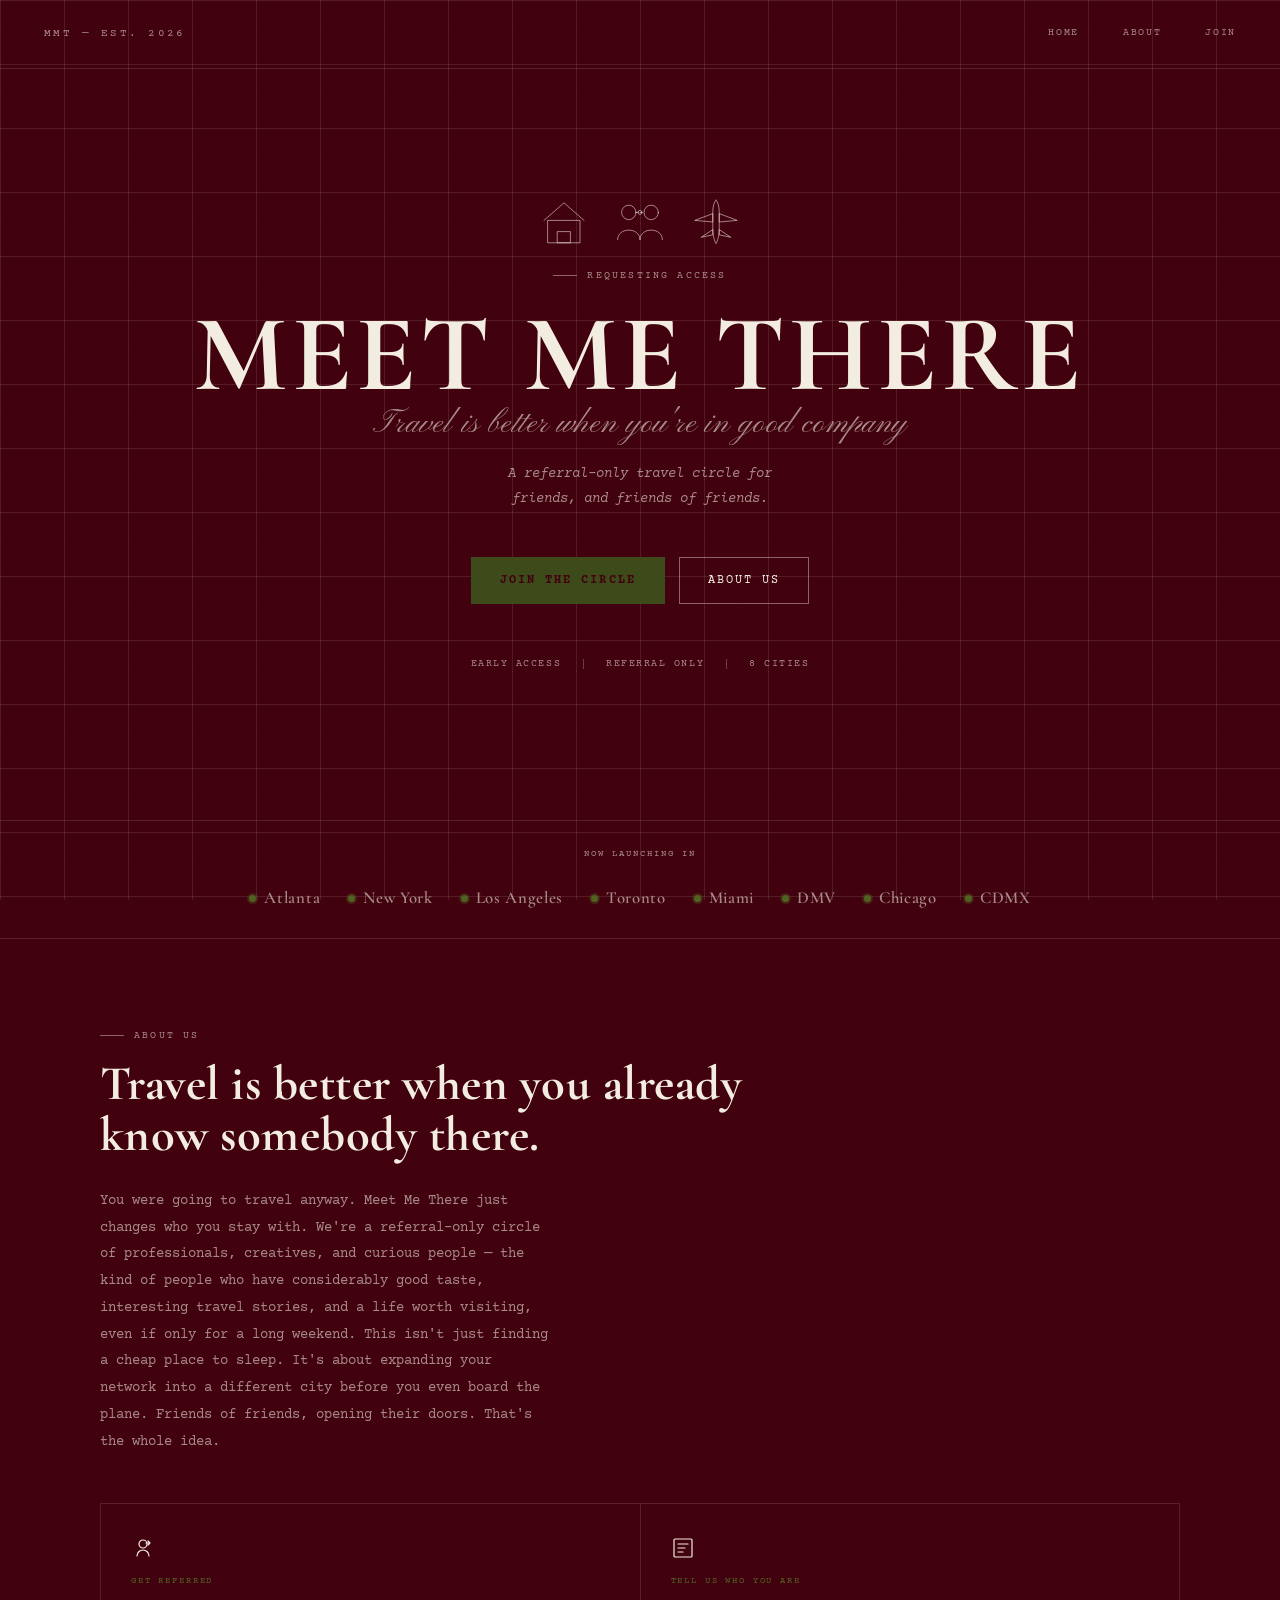
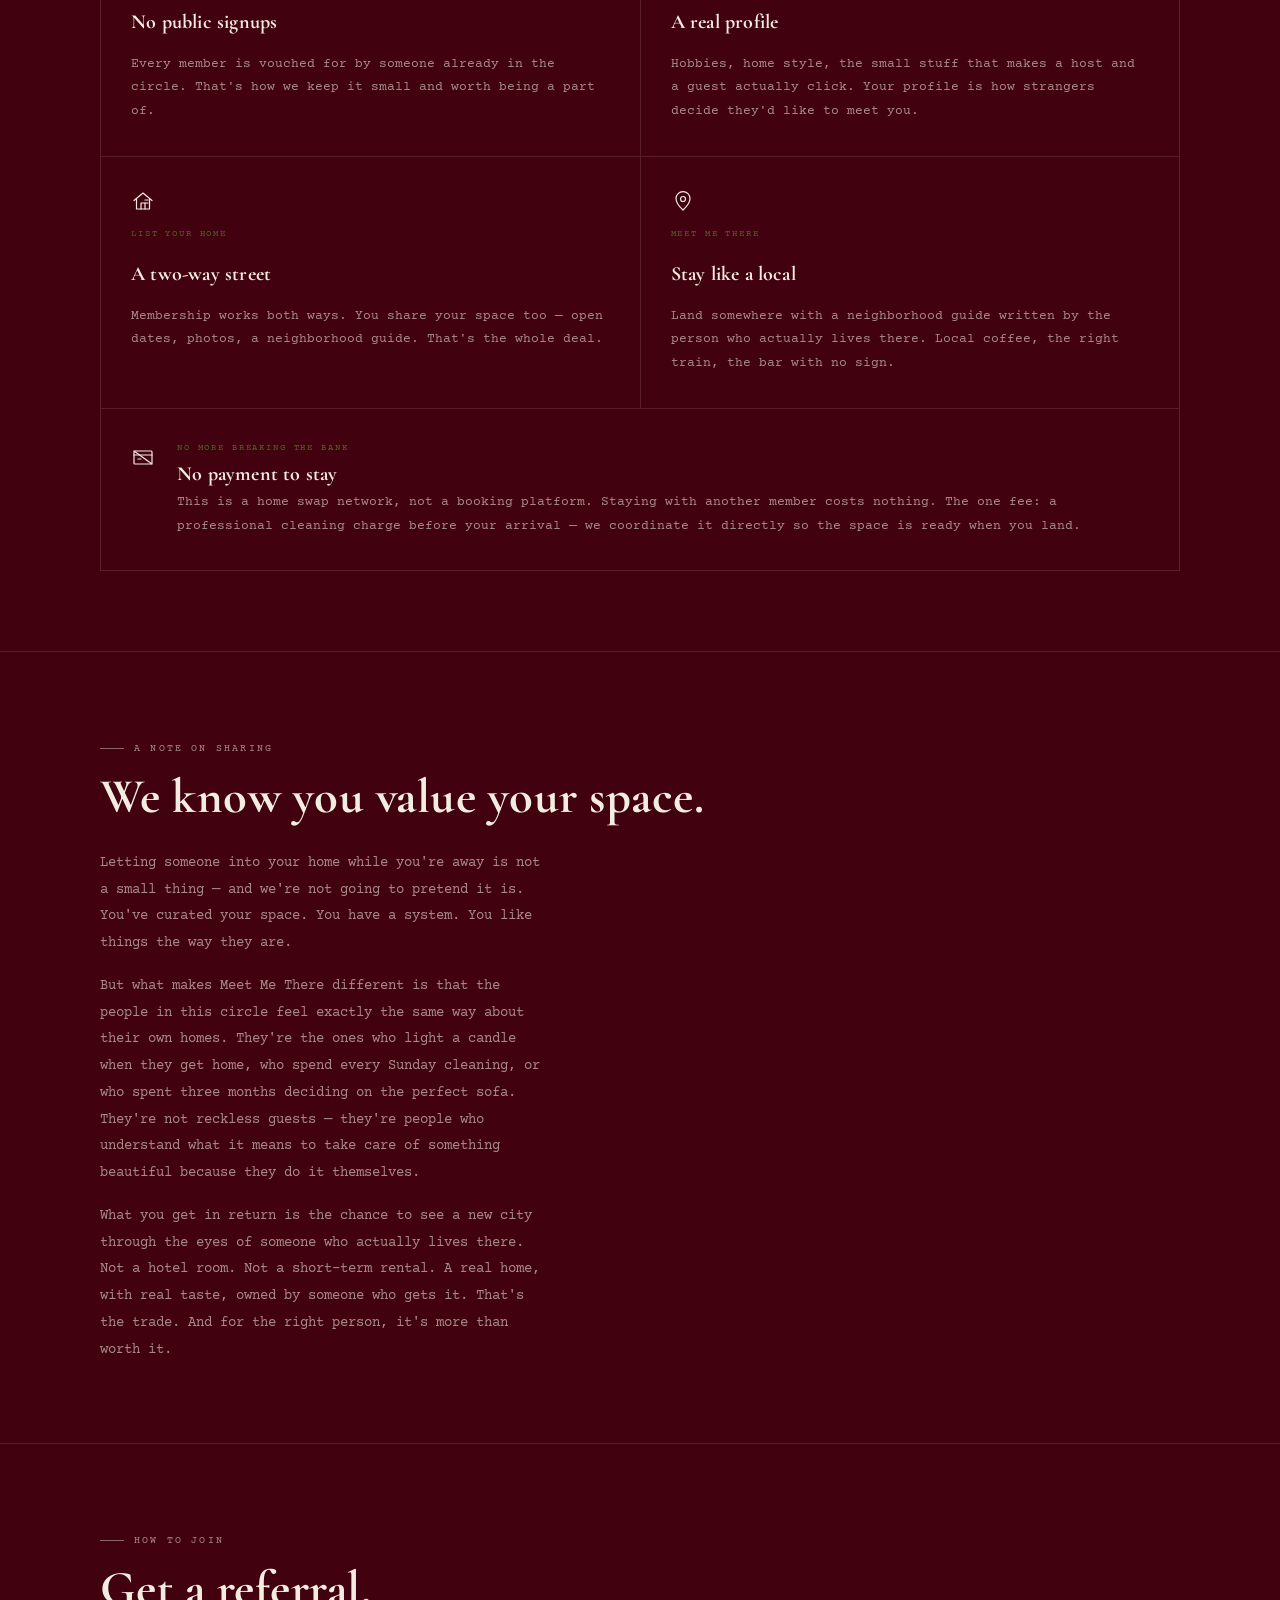
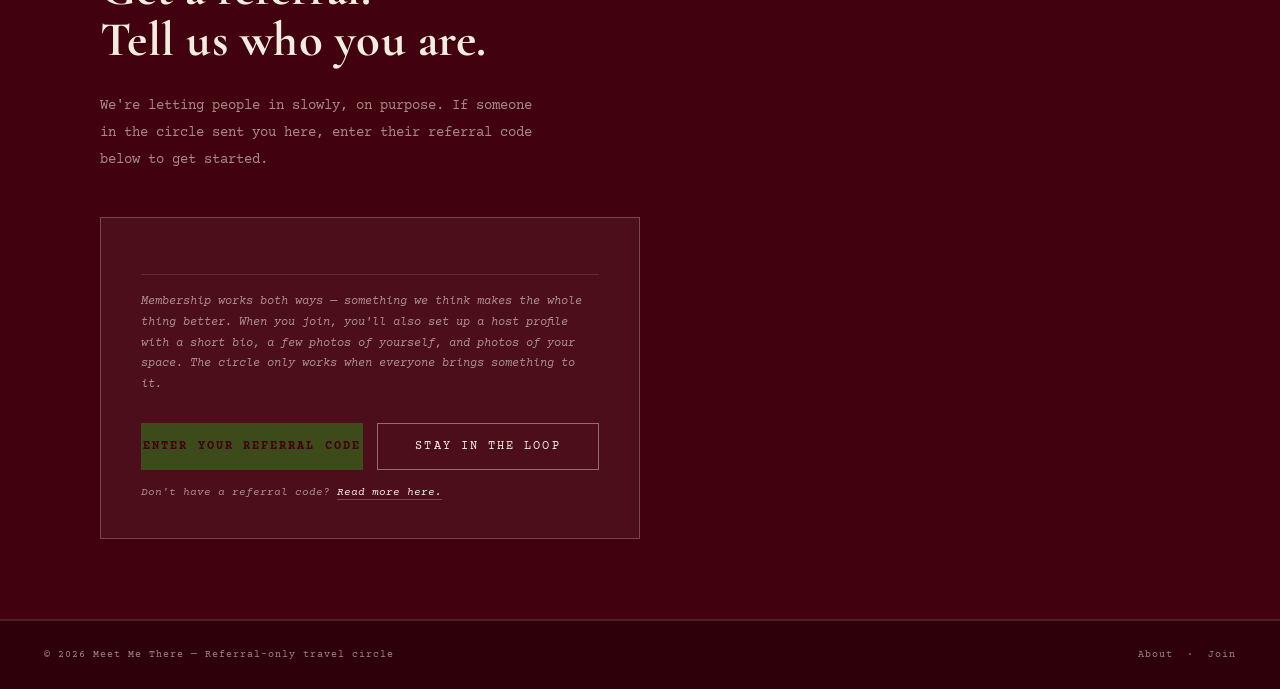
<file: index.html>
<!DOCTYPE html>
<html lang="en">
<head>
<meta charset="UTF-8">
<meta name="viewport" content="width=device-width, initial-scale=1.0">
<title>Meet Me There — A travel circle, by referral only</title>
<link rel="stylesheet" href="css/splash.css">
</head>
<body class="splash">

<div class="blueprint"></div>

<!-- NAV -->
<nav class="splash-nav">
  <span class="splash-logo">MMT — Est. 2026</span>
  <div class="splash-nav-links" id="splash-nav-links">
    <a href="index.html">Home</a>
    <a href="#about">About</a>
    <a href="#join">Join</a>
  </div>
  <button class="splash-mobile-toggle" id="splash-toggle" aria-label="Toggle menu">
    <svg width="16" height="16" viewBox="0 0 24 24" fill="none" stroke="currentColor" stroke-width="1.2"><path d="M4 7h16M4 12h16M4 17h16"/></svg>
  </button>
</nav>

<!-- HERO -->
<header class="hero-centered">
  <div class="hero-icons">
    <!-- Home -->
    <svg viewBox="0 0 60 60" fill="none" stroke="currentColor" stroke-width="1.2" stroke-linecap="round" stroke-linejoin="round">
      <polyline points="5,28 30,6 55,28"/>
      <rect x="10" y="28" width="40" height="28"/>
      <rect x="22" y="42" width="16" height="14"/>
    </svg>
    <!-- Connection -->
    <svg viewBox="0 0 60 60" fill="none" stroke="currentColor" stroke-width="1.2" stroke-linecap="round" stroke-linejoin="round">
      <circle cx="16" cy="18" r="9"/>
      <path d="M2,52 C2,36 30,36 30,52"/>
      <circle cx="44" cy="18" r="9"/>
      <path d="M30,52 C30,36 58,36 58,52"/>
      <line x1="25" y1="18" x2="35" y2="18" stroke-dasharray="2.5 2.5"/>
      <circle cx="30" cy="18" r="2.5"/>
    </svg>
    <!-- Travel -->
    <svg viewBox="0 0 60 60" fill="none" stroke="currentColor" stroke-width="1.2" stroke-linecap="round" stroke-linejoin="round">
      <path d="M30,3 C32,4 34,10 34,18 L34,40 C34,46 32,54 30,57 C28,54 26,46 26,40 L26,18 C26,10 28,4 30,3 Z"/>
      <polygon points="26,20 26,30 4,28"/>
      <polygon points="34,20 34,30 56,28"/>
      <polygon points="26,40 26,46 12,49"/>
      <polygon points="34,40 34,46 48,49"/>
    </svg>
  </div>
  <div class="eyebrow">Requesting access</div>
  <h1 class="brand-name">MEET ME THERE</h1>
  <span class="script">Travel is better when you're in good company</span>
  <p style="font-family:'Courier Prime',monospace;font-size:0.86rem;color:var(--ivory-mid);max-width:40ch;margin-bottom:44px;line-height:1.85;font-style:italic;text-align:center;">
    A referral-only travel circle for friends, and friends of friends.
  </p>
  <div class="hero-cta-row">
    <a href="signup.html" class="btn btn-primary">Join the circle</a>
    <a href="#about" class="btn">About us</a>
  </div>
  <div class="hero-meta-row">
    <span>Early access</span>
    <span class="sep"></span>
    <span>Referral only</span>
    <span class="sep"></span>
    <span>8 cities</span>
  </div>
</header>

<!-- CITIES — centered, all on one section -->
<section class="cities-section">
  <div class="cities-inner">
    <div class="strip-label">Now launching in</div>
    <div class="city-item"><span class="city-dot"></span>Atlanta</div>
    <div class="city-item"><span class="city-dot"></span>New York</div>
    <div class="city-item"><span class="city-dot"></span>Los Angeles</div>
    <div class="city-item"><span class="city-dot"></span>Toronto</div>
    <div class="city-item"><span class="city-dot"></span>Miami</div>
    <div class="city-item"><span class="city-dot"></span>DMV</div>
    <div class="city-item"><span class="city-dot"></span>Chicago</div>
    <div class="city-item"><span class="city-dot"></span>CDMX</div>
  </div>
</section>

<!-- ABOUT -->
<section class="splash-section" id="about">
  <div class="splash-section-inner">
    <div class="eyebrow">About us</div>
    <h2>Travel is better when you already<br>know somebody there.</h2>
    <p class="body-copy">You were going to travel anyway. Meet Me There just changes who you stay with. We're a referral-only circle of professionals, creatives, and curious people — the kind of people who have considerably good taste, interesting travel stories, and a life worth visiting, even if only for a long weekend. This isn't just finding a cheap place to sleep. It's about expanding your network into a different city before you even board the plane. Friends of friends, opening their doors. That's the whole idea.</p>

    <!-- 5-cell grid: 2x2 + full-width bottom -->
    <div class="about-grid about-grid-wrap">

      <div class="about-cell">
        <svg class="cell-icon" viewBox="0 0 24 24">
          <circle cx="12" cy="8" r="4"/>
          <path d="M6 20c0-3.3 2.7-6 6-6s6 2.7 6 6"/>
          <path d="M17 5l2 2-2 2M19 7h-4"/>
        </svg>
        <span class="cell-tag">Get referred</span>
        <h3>No public signups</h3>
        <p>Every member is vouched for by someone already in the circle. That's how we keep it small and worth being a part of.</p>
      </div>

      <div class="about-cell">
        <svg class="cell-icon" viewBox="0 0 24 24">
          <rect x="3" y="3" width="18" height="18" rx="1"/>
          <path d="M7 8h10M7 12h7M7 16h5"/>
        </svg>
        <span class="cell-tag">Tell us who you are</span>
        <h3>A real profile</h3>
        <p>Hobbies, home style, the small stuff that makes a host and a guest actually click. Your profile is how strangers decide they'd like to meet you.</p>
      </div>

      <div class="about-cell">
        <svg class="cell-icon" viewBox="0 0 24 24">
          <path d="M3 11.5L12 4l9 7.5"/>
          <path d="M5.5 9.5V20h13V9.5"/>
          <path d="M10 20v-6h4v6"/>
          <path d="M14 14h3M14 11h3"/>
        </svg>
        <span class="cell-tag">List your home</span>
        <h3>A two-way street</h3>
        <p>Membership works both ways. You share your space too — open dates, photos, a neighborhood guide. That's the whole deal.</p>
      </div>

      <div class="about-cell">
        <svg class="cell-icon" viewBox="0 0 24 24">
          <path d="M12 21s-7-6.2-7-11.4A7 7 0 0 1 19 9.6C19 14.8 12 21 12 21z"/>
          <circle cx="12" cy="10" r="2.5"/>
        </svg>
        <span class="cell-tag">Meet me there</span>
        <h3>Stay like a local</h3>
        <p>Land somewhere with a neighborhood guide written by the person who actually lives there. Local coffee, the right train, the bar with no sign.</p>
      </div>

      <!-- No payment — 5th cell, full width -->
      <div class="about-cell" style="grid-column: 1 / -1; flex-direction: row; align-items: flex-start; gap: 22px;">
        <svg class="cell-icon" viewBox="0 0 24 24" fill="none" stroke="currentColor" stroke-width="1.2" stroke-linecap="round" style="flex-shrink:0;margin-top:4px;">
          <rect x="3" y="6" width="18" height="13" rx="1"/>
          <path d="M3 10h18M7 14h3"/>
          <line x1="3" y1="6" x2="21" y2="19"/>
        </svg>
        <div>
          <span class="cell-tag">No more breaking the bank</span>
          <h3>No payment to stay</h3>
          <p>This is a home swap network, not a booking platform. Staying with another member costs nothing. The one fee: a professional cleaning charge before your arrival — we coordinate it directly so the space is ready when you land.</p>
        </div>
      </div>

    </div>
  </div>
</section>


<!-- WE KNOW YOU VALUE YOUR SPACE -->
<section class="splash-section" id="your-space">
  <div class="splash-section-inner">
    <div class="eyebrow">A note on sharing</div>
    <h2>We know you value your space.</h2>
    <p class="body-copy">Letting someone into your home while you're away is not a small thing — and we're not going to pretend it is. You've curated your space. You have a system. You like things the way they are.</p>
    <p class="body-copy" style="margin-top:16px;">But what makes Meet Me There different is that the people in this circle feel exactly the same way about their own homes. They're the ones who light a candle when they get home, who spend every Sunday cleaning, or who spent three months deciding on the perfect sofa. They're not reckless guests — they're people who understand what it means to take care of something beautiful because they do it themselves.</p>
    <p class="body-copy" style="margin-top:16px;">What you get in return is the chance to see a new city through the eyes of someone who actually lives there. Not a hotel room. Not a short-term rental. A real home, with real taste, owned by someone who gets it. That's the trade. And for the right person, it's more than worth it.</p>
  </div>
</section>

<!-- JOIN -->
<section class="splash-section" id="join">
  <div class="splash-section-inner">
    <div class="eyebrow">How to join</div>
    <h2>Get a referral.<br>Tell us who you are.</h2>
    <p class="body-copy">We're letting people in slowly, on purpose. If someone in the circle sent you here, enter their referral code below to get started.</p>

    <div class="join-card">
      <div class="join-note">
        Membership works both ways — something we think makes the whole thing better. When you join, you'll also set up a host profile with a short bio, a few photos of yourself, and photos of your space. The circle only works when everyone brings something to it.
      </div>
      <div class="join-btn-row">
        <a href="signup.html" class="btn btn-primary">Enter Your Referral Code</a>
        <a href="subscribe.html" class="btn">Stay In The Loop</a>
      </div>
      <p class="no-code-line">Don't have a referral code? <a href="no-referral.html">Read more here.</a></p>
    </div>
  </div>
</section>

<footer class="splash-footer">
  <span>© 2026 Meet Me There — Referral-only travel circle</span>
  <span><a href="#about">About</a> &nbsp;·&nbsp; <a href="#join">Join</a></span>
</footer>

<script>
  const toggle = document.getElementById('splash-toggle');
  const links = document.getElementById('splash-nav-links');
  toggle.addEventListener('click', () => links.classList.toggle('open'));
</script>
</body>
</html>
</file>
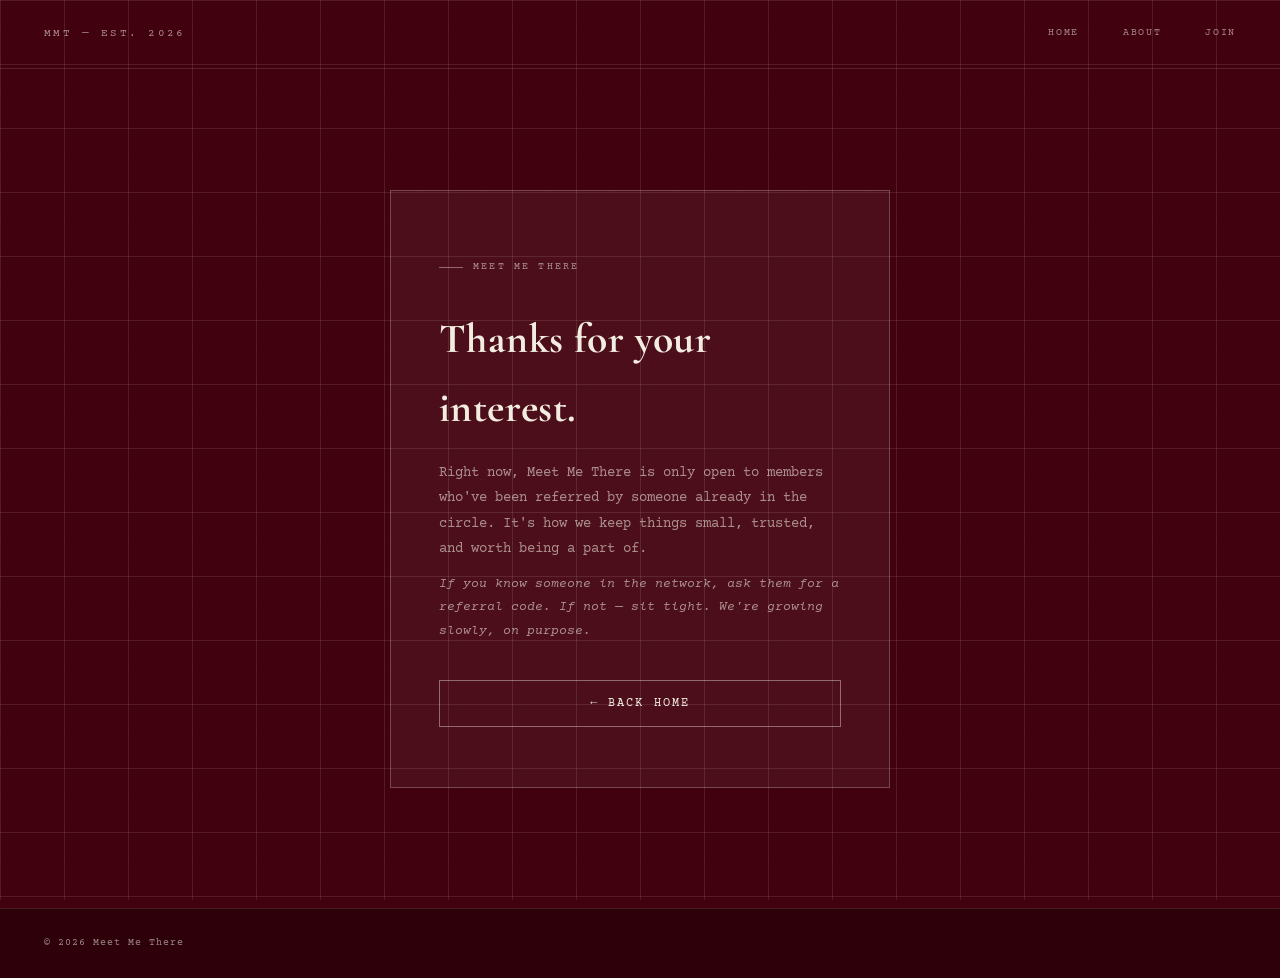
<file: no-referral.html>
<!DOCTYPE html>
<html lang="en">
<head>
<meta charset="UTF-8">
<meta name="viewport" content="width=device-width, initial-scale=1.0">
<title>No Referral — Meet Me There</title>
<link rel="stylesheet" href="css/splash.css">
</head>
<body class="splash">
<div class="blueprint"></div>
<nav class="splash-nav">
  <span class="splash-logo">MMT — Est. 2026</span>
  <div class="splash-nav-links" id="splash-nav-links">
    <a href="index.html">Home</a>
    <a href="index.html#about">About</a>
    <a href="index.html#join">Join</a>
  </div>
  <button class="splash-mobile-toggle" id="splash-toggle" aria-label="Toggle menu">
    <svg width="16" height="16" viewBox="0 0 24 24" fill="none" stroke="currentColor" stroke-width="1.2"><path d="M4 7h16M4 12h16M4 17h16"/></svg>
  </button>
</nav>
<div class="noreferral-shell">
  <div class="noreferral-card">
    <div class="eyebrow" style="margin-bottom:16px;">Meet Me There</div>
    <h1>Thanks for your interest.</h1>
    <p>Right now, Meet Me There is only open to members who've been referred by someone already in the circle. It's how we keep things small, trusted, and worth being a part of.</p>
    <p style="font-style:italic;font-size:0.8rem;">If you know someone in the network, ask them for a referral code. If not — sit tight. We're growing slowly, on purpose.</p>
    <a href="index.html" class="btn">← Back home</a>
  </div>
</div>
<footer class="splash-footer"><span>© 2026 Meet Me There</span></footer>
<script>
  const toggle = document.getElementById('splash-toggle');
  const links = document.getElementById('splash-nav-links');
  toggle.addEventListener('click', () => links.classList.toggle('open'));
</script>
</body>
</html>
</file>
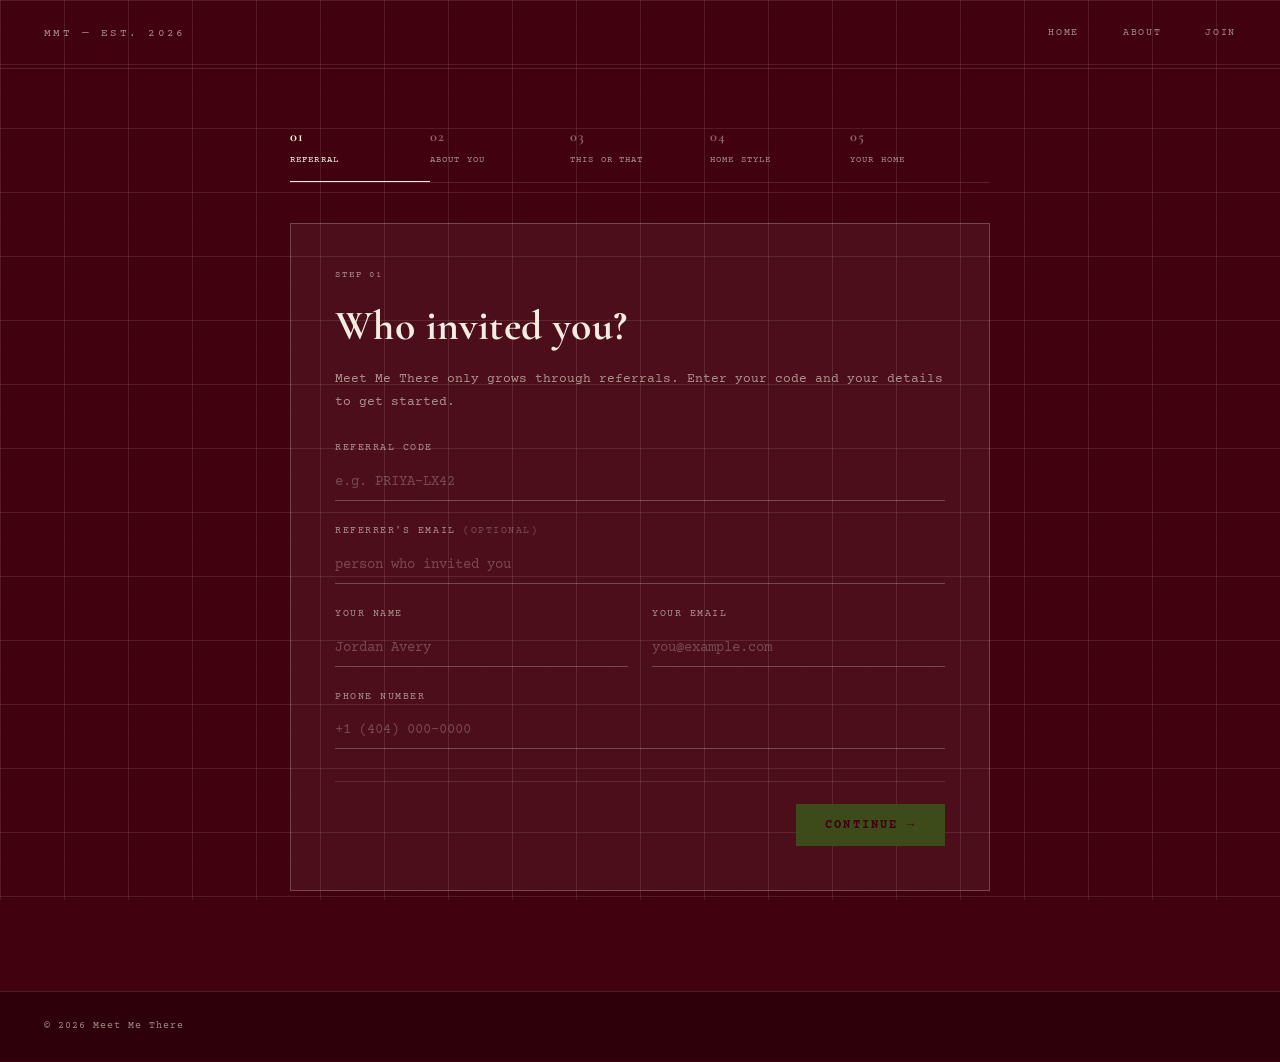
<file: signup.html>
<!DOCTYPE html>
<html lang="en">
<head>
<meta charset="UTF-8">
<meta name="viewport" content="width=device-width, initial-scale=1.0">
<title>Join — Meet Me There</title>
<link rel="stylesheet" href="css/splash.css">
</head>
<body class="splash">
<div class="blueprint"></div>

<nav class="splash-nav">
  <span class="splash-logo">MMT — Est. 2026</span>
  <div class="splash-nav-links" id="splash-nav-links">
    <a href="index.html">Home</a>
    <a href="index.html#about">About</a>
    <a href="index.html#join">Join</a>
  </div>
  <button class="splash-mobile-toggle" id="splash-toggle" aria-label="Toggle menu">
    <svg width="16" height="16" viewBox="0 0 24 24" fill="none" stroke="currentColor" stroke-width="1.2"><path d="M4 7h16M4 12h16M4 17h16"/></svg>
  </button>
</nav>

<section class="signup-shell">
  <div class="signup-wrap">

    <div class="step-rail">
      <div class="step-item active" data-step="1"><span class="step-num">01</span><span>Referral</span></div>
      <div class="step-item" data-step="2"><span class="step-num">02</span><span>About you</span></div>
      <div class="step-item" data-step="3"><span class="step-num">03</span><span>This or that</span></div>
      <div class="step-item" data-step="4"><span class="step-num">04</span><span>Home style</span></div>
      <div class="step-item" data-step="5"><span class="step-num">05</span><span>Your home</span></div>
    </div>

    <div class="signup-card">

      <!-- STEP 1: Referral + contact info -->
      <form class="step-panel active" data-panel="1">
        <span class="signup-eyebrow">Step 01</span>
        <h2 class="signup-heading">Who invited you?</h2>
        <p class="signup-sub">Meet Me There only grows through referrals. Enter your code and your details to get started.</p>

        <label class="field-label" for="ref-code">Referral code</label>
        <input class="field-input" id="ref-code" type="text" placeholder="e.g. PRIYA-LX42">

        <label class="field-label" for="ref-email">Referrer's email <span style="opacity:0.5">(optional)</span></label>
        <input class="field-input" id="ref-email" type="email" placeholder="person who invited you">

        <div class="field-row-two" style="margin-top:22px;">
          <div>
            <label class="field-label" for="full-name">Your name</label>
            <input class="field-input" id="full-name" type="text" placeholder="Jordan Avery">
          </div>
          <div>
            <label class="field-label" for="email">Your email</label>
            <input class="field-input" id="email" type="email" placeholder="you@example.com">
          </div>
        </div>

        <label class="field-label" for="phone">Phone number</label>
        <input class="field-input" id="phone" type="tel" placeholder="+1 (404) 000-0000">

        <div class="step-nav" style="justify-content:flex-end">
          <button type="button" class="btn btn-primary next-btn" data-next="2">Continue →</button>
        </div>
      </form>

      <!-- STEP 2: About you -->
      <form class="step-panel" data-panel="2">
        <span class="signup-eyebrow">Step 02</span>
        <h2 class="signup-heading">A bit about you</h2>
        <p class="signup-sub">This shows on your profile so hosts and guests get a feel for who they're meeting.</p>

        <div class="field-row-two">
          <div>
            <label class="field-label" for="birthday">Birthday</label>
            <input class="field-input" id="birthday" type="date">
            <span class="field-note">This will not be displayed on your profile.</span>
          </div>
          <div>
            <label class="field-label" for="zodiac">Zodiac sign</label>
            <select class="field-input" id="zodiac">
              <option>Aries</option><option>Taurus</option><option>Gemini</option><option>Cancer</option>
              <option>Leo</option><option>Virgo</option><option>Libra</option><option>Scorpio</option>
              <option>Sagittarius</option><option>Capricorn</option><option>Aquarius</option><option>Pisces</option>
            </select>
          </div>
        </div>

        <label class="field-label" for="pets">Pets</label>
        <input class="field-input" id="pets" type="text" placeholder="A rescue mutt named Biscuit, or 'none'">

        <label class="field-label" for="about-me">About me</label>
        <textarea class="field-input" id="about-me" rows="3" placeholder="Tell your future hosts and guests a little about yourself..."></textarea>

        <label class="field-label">Hobbies <span style="opacity:0.5">— pick all that apply</span></label>
        <div class="tag-select">
          <button type="button" class="tag-opt">Cooking</button>
          <button type="button" class="tag-opt">Surfing</button>
          <button type="button" class="tag-opt">Reading</button>
          <button type="button" class="tag-opt">Hiking</button>
          <button type="button" class="tag-opt">Photography</button>
          <button type="button" class="tag-opt">Live music</button>
          <button type="button" class="tag-opt">Gardening</button>
          <button type="button" class="tag-opt">Cycling</button>
          <button type="button" class="tag-opt">Painting</button>
          <button type="button" class="tag-opt">Yoga</button>
          <button type="button" class="tag-opt">Running</button>
          <button type="button" class="tag-opt">Wine tasting</button>
          <button type="button" class="tag-opt">Thrifting</button>
          <button type="button" class="tag-opt">Board games</button>
          <button type="button" class="tag-opt">Dancing</button>
          <button type="button" class="tag-opt">Writing</button>
          <button type="button" class="tag-opt">Climbing</button>
          <button type="button" class="tag-opt">Film & TV</button>
          <button type="button" class="tag-opt">Skiing</button>
          <button type="button" class="tag-opt">Pottery</button>
          <button type="button" class="tag-opt">Art galleries</button>
          <button type="button" class="tag-opt">Travel</button>
          <button type="button" class="tag-opt">Fashion</button>
          <button type="button" class="tag-opt">Pilates</button>
          <button type="button" class="tag-opt">Fishing</button>
          <button type="button" class="tag-opt">Birdwatching</button>
        </div>

        <label class="field-label" for="other-hobbies">Anything else? <span style="opacity:0.5">(type your own)</span></label>
        <input class="field-input" id="other-hobbies" type="text" placeholder="e.g. ceramics, salsa dancing, urban sketching...">

        <label class="field-label" for="travel-plans">Upcoming travel in the next 6 months</label>
        <textarea class="field-input" id="travel-plans" rows="2" placeholder="e.g. NYC in August, Paris in October — even rough plans count"></textarea>
        <span class="field-note">This helps us understand where the circle needs homes most.</span>

        <div class="step-nav">
          <button type="button" class="btn prev-btn" data-prev="1">← Back</button>
          <button type="button" class="btn btn-primary next-btn" data-next="3">Continue →</button>
        </div>
      </form>

      <!-- STEP 3: This or that -->
      <form class="step-panel" data-panel="3">
        <span class="signup-eyebrow">Step 03</span>
        <h2 class="signup-heading">This or that</h2>
        <p class="signup-sub">Quick gut reactions — no wrong answers.</p>

        <div class="tot-row"><span class="tot-label">Mountains</span><div class="tot-toggle"><button type="button" class="tot-opt active">Mountains</button><button type="button" class="tot-opt">Ocean</button></div></div>
        <div class="tot-row"><span class="tot-label">Early riser</span><div class="tot-toggle"><button type="button" class="tot-opt">Early riser</button><button type="button" class="tot-opt active">Night owl</button></div></div>
        <div class="tot-row"><span class="tot-label">Plan it</span><div class="tot-toggle"><button type="button" class="tot-opt active">Plan it out</button><button type="button" class="tot-opt">Wing it</button></div></div>
        <div class="tot-row"><span class="tot-label">Coffee</span><div class="tot-toggle"><button type="button" class="tot-opt active">Coffee</button><button type="button" class="tot-opt">Tea</button></div></div>
        <div class="tot-row"><span class="tot-label">Cook in</span><div class="tot-toggle"><button type="button" class="tot-opt">Cook in</button><button type="button" class="tot-opt active">Eat out</button></div></div>
        <div class="tot-row"><span class="tot-label">City</span><div class="tot-toggle"><button type="button" class="tot-opt active">City</button><button type="button" class="tot-opt">Countryside</button></div></div>
        <div class="tot-row"><span class="tot-label">Window seat</span><div class="tot-toggle"><button type="button" class="tot-opt active">Window seat</button><button type="button" class="tot-opt">Aisle seat</button></div></div>
        <div class="tot-row"><span class="tot-label">Dog or cat</span><div class="tot-toggle"><button type="button" class="tot-opt active">Dog person</button><button type="button" class="tot-opt">Cat person</button></div></div>
        <div class="tot-row"><span class="tot-label">Sweet</span><div class="tot-toggle"><button type="button" class="tot-opt">Sweet</button><button type="button" class="tot-opt active">Savory</button></div></div>
        <div class="tot-row"><span class="tot-label">Night out</span><div class="tot-toggle"><button type="button" class="tot-opt">Quiet night in</button><button type="button" class="tot-opt active">Out on the town</button></div></div>

        <div class="step-nav">
          <button type="button" class="btn prev-btn" data-prev="2">← Back</button>
          <button type="button" class="btn btn-primary next-btn" data-next="4">Continue →</button>
        </div>
      </form>

      <!-- STEP 4: Home style -->
      <form class="step-panel" data-panel="4">
        <span class="signup-eyebrow">Step 04</span>
        <h2 class="signup-heading">Your home style</h2>
        <p class="signup-sub">Pick the vibe that feels most like you — and leave a note for anyone thinking of staying with you.</p>

        <div class="style-grid">
          <label class="style-opt"><input type="radio" name="home-style" checked><span class="style-name">Coastal & airy</span></label>
          <label class="style-opt"><input type="radio" name="home-style"><span class="style-name">Warm & rustic</span></label>
          <label class="style-opt"><input type="radio" name="home-style"><span class="style-name">Minimal & modern</span></label>
          <label class="style-opt"><input type="radio" name="home-style"><span class="style-name">Eclectic & maximal</span></label>
          <label class="style-opt"><input type="radio" name="home-style"><span class="style-name">Dark & moody</span></label>
          <label class="style-opt"><input type="radio" name="home-style"><span class="style-name">Bright & bohemian</span></label>
        </div>

        <label class="field-label" for="message-me" style="margin-top:22px;">Message me about</label>
        <textarea class="field-input" id="message-me" rows="3" placeholder="Restaurant recs, trail tips, or just say hi before you arrive."></textarea>

        <div class="step-nav">
          <button type="button" class="btn prev-btn" data-prev="3">← Back</button>
          <button type="button" class="btn btn-primary next-btn" data-next="5">Continue →</button>
        </div>
      </form>

      <!-- STEP 5: Host profile + disclaimers -->
      <form class="step-panel" data-panel="5">
        <span class="signup-eyebrow">Step 05</span>
        <h2 class="signup-heading">Your host profile</h2>
        <p class="signup-sub">This is where you show your future guests who you are and what your space is like. The circle only works when everyone brings something to it.</p>

        <div class="host-note">
          <strong>Required to complete your application:</strong> at least 3 photos of yourself, at least 7 photos of your space, a written bio, and your general city. Your exact address is never shared until a stay is confirmed.<br><br>
          Once you're accepted, you'll receive a link to finalize and update your profile — so nothing here needs to be perfect yet. Think of this as your first draft.
        </div>

        <label class="field-label" for="host-city">Your city</label>
        <input class="field-input" id="host-city" type="text" placeholder="e.g. Atlanta, GA">

        <label class="field-label" for="home-type">Type of home</label>
        <select class="field-input" id="home-type">
          <option value="" disabled selected>Select your home type</option>
          <option>Apartment</option>
          <option>Condo</option>
          <option>Loft</option>
          <option>House</option>
          <option>Townhouse</option>
          <option>Studio</option>
          <option>Penthouse</option>
          <option>Cottage / Cabin</option>
          <option>Villa</option>
          <option>Other</option>
        </select>

        <label class="field-label" for="host-bio">Your bio</label>
        <textarea class="field-input" id="host-bio" rows="4" placeholder="Tell potential guests about yourself — your neighborhood, what makes your space special, what you love about where you live..."></textarea>

        <label class="field-label">Photos of you <span style="opacity:0.5">— minimum 3</span></label>
        <div class="photo-upload-area">
          <span class="upload-count">3 min.</span>
          <p>Drag photos here or click to select<br><span style="opacity:0.5;font-size:0.7rem;">So guests know who they're staying with</span></p>
        </div>

        <label class="field-label" style="margin-top:22px;">Photos of your space <span style="opacity:0.5">— minimum 7</span></label>
        <div class="photo-upload-area">
          <span class="upload-count">7 min.</span>
          <p>Living room, bedroom, kitchen, bathroom — tell the story of your home<br><span style="opacity:0.5;font-size:0.7rem;">Good light, honest shots</span></p>
        </div>

        <!-- Disclaimer checkboxes -->
        <div class="disclaimer-section">
          <div class="disclaimer-box">
            <input type="checkbox" id="disc-1" required>
            <label for="disc-1">By checking this box, I confirm that I am submitting my application to become a <strong>Founding Member of Meet Me There</strong> and understand that founding membership is limited and subject to approval.</label>
          </div>
          <div class="disclaimer-box">
            <input type="checkbox" id="disc-2" required>
            <label for="disc-2">I understand that the information I've provided will be used to <strong>create my member profile</strong> and match me with like-minded hosts and guests within the MMT community.</label>
          </div>
        </div>

        <div class="step-nav">
          <button type="button" class="btn prev-btn" data-prev="4">← Back</button>
          <button type="submit" class="btn btn-primary">Submit application</button>
        </div>
      </form>

      <!-- Done -->
      <div class="step-panel" data-panel="done">
        <div class="eyebrow" style="justify-content:center;margin-bottom:20px;">Application received</div>
        <h2 class="signup-heading" style="text-align:center;margin-bottom:14px;">You're on the list.</h2>
        <p class="signup-sub" style="text-align:center;margin:0 auto 12px;max-width:40ch;">Welcome to the founding circle. We review every application personally and most people hear back within 3–5 business days.</p>
        <p class="signup-sub" style="text-align:center;margin:0 auto 32px;max-width:40ch;font-style:italic;">We'll be in touch soon.</p>
        <a href="index.html" class="btn" style="width:100%;justify-content:center;">← Back to home</a>
      </div>

    </div>
  </div>
</section>

<footer class="splash-footer">
  <span>© 2026 Meet Me There</span>
</footer>

<script src="js/signup.js"></script>
<script>
  const toggle = document.getElementById('splash-toggle');
  const links = document.getElementById('splash-nav-links');
  toggle.addEventListener('click', () => links.classList.toggle('open'));
</script>
</body>
</html>
</file>
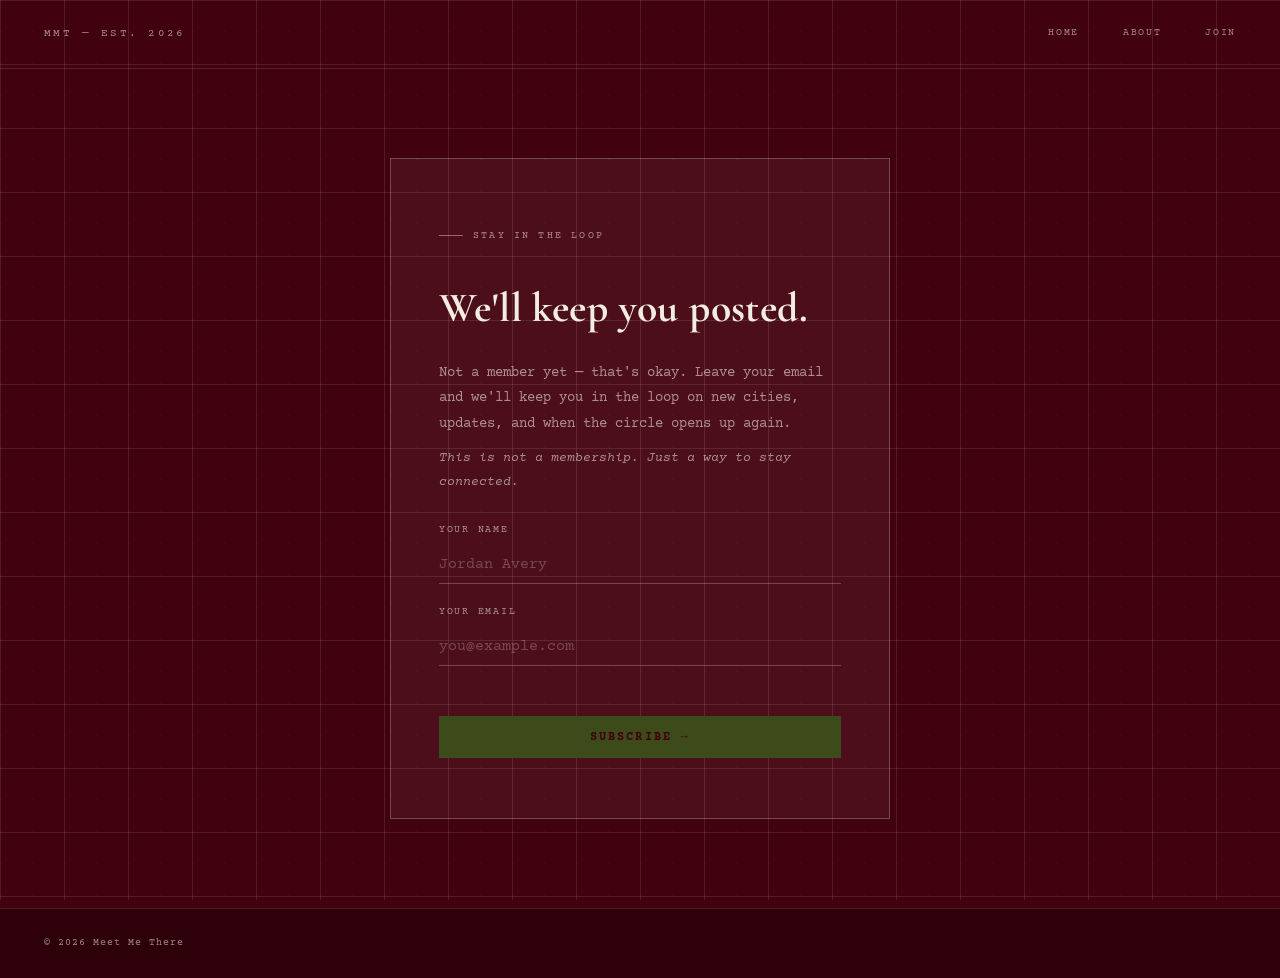
<file: subscribe.html>
<!DOCTYPE html>
<html lang="en">
<head>
<meta charset="UTF-8">
<meta name="viewport" content="width=device-width, initial-scale=1.0">
<title>Stay In The Loop — Meet Me There</title>
<link rel="stylesheet" href="css/splash.css">
</head>
<body class="splash">
<div class="blueprint"></div>

<nav class="splash-nav">
  <span class="splash-logo">MMT — Est. 2026</span>
  <div class="splash-nav-links" id="splash-nav-links">
    <a href="index.html">Home</a>
    <a href="index.html#about">About</a>
    <a href="index.html#join">Join</a>
  </div>
  <button class="splash-mobile-toggle" id="splash-toggle" aria-label="Toggle menu">
    <svg width="16" height="16" viewBox="0 0 24 24" fill="none" stroke="currentColor" stroke-width="1.2"><path d="M4 7h16M4 12h16M4 17h16"/></svg>
  </button>
</nav>

<div class="noreferral-shell">
  <div class="noreferral-card" id="subscribe-card">
    <div class="eyebrow" style="justify-content:center;margin-bottom:16px;">Stay In The Loop</div>
    <h1>We'll keep you posted.</h1>
    <p>Not a member yet — that's okay. Leave your email and we'll keep you in the loop on new cities, updates, and when the circle opens up again.</p>
    <p style="font-style:italic;font-size:0.8rem;">This is not a membership. Just a way to stay connected.</p>

    <div style="margin-top:28px;">
      <label class="join-label" for="sub-name" style="font-family:'Courier Prime',monospace;font-size:0.6rem;letter-spacing:0.18em;text-transform:uppercase;color:var(--ivory-mid);display:block;margin-bottom:8px;">Your name</label>
      <input class="join-input" id="sub-name" type="text" placeholder="Jordan Avery" style="width:100%;background:transparent;border:none;border-bottom:1px solid var(--line-mid);color:var(--ivory);padding:10px 0;font-family:'Courier Prime',monospace;font-size:0.92rem;margin-bottom:20px;">

      <label class="join-label" for="sub-email" style="font-family:'Courier Prime',monospace;font-size:0.6rem;letter-spacing:0.18em;text-transform:uppercase;color:var(--ivory-mid);display:block;margin-bottom:8px;">Your email</label>
      <input class="join-input" id="sub-email" type="email" placeholder="you@example.com" style="width:100%;background:transparent;border:none;border-bottom:1px solid var(--line-mid);color:var(--ivory);padding:10px 0;font-family:'Courier Prime',monospace;font-size:0.92rem;margin-bottom:24px;">

      <button onclick="handleSubscribe()" class="btn btn-primary" style="width:100%;justify-content:center;">Subscribe →</button>
    </div>

    <div id="sub-success" style="display:none;text-align:center;margin-top:24px;">
      <p style="color:var(--ivory);font-family:'Courier Prime',monospace;font-size:0.88rem;line-height:1.8;">You're on the list. We'll be in touch.</p>
      <a href="index.html" class="btn" style="width:100%;justify-content:center;margin-top:16px;">← Back home</a>
    </div>
  </div>
</div>

<footer class="splash-footer">
  <span>© 2026 Meet Me There</span>
</footer>

<script>
  const toggle = document.getElementById('splash-toggle');
  const links = document.getElementById('splash-nav-links');
  toggle.addEventListener('click', () => links.classList.toggle('open'));

  async function handleSubscribe() {
    const name  = document.getElementById('sub-name').value.trim();
    const email = document.getElementById('sub-email').value.trim();
    if (!name || !email) { alert('Please enter your name and email.'); return; }

    // Send to Airtable subscribers table (reusing same base)
    try {
      await fetch('https://api.airtable.com/v0/appFgDvKVR05JBx3g/tbl6KVpFjVsnTWajG', {
        method: 'POST',
        headers: {
          'Authorization': 'Bearer patQnkHCylQhZUFwq.40b951b3d00fb8b97f2af61018b420e1e21743090cb3e69601134f6c640100c8',
          'Content-Type': 'application/json'
        },
        body: JSON.stringify({ fields: { 'Name': name, 'Email': email, 'Referral Tier': 'Waitlist' } })
      });
    } catch(e) { console.log(e); }

    document.querySelector('#subscribe-card > *:not(#sub-success)') && 
    document.querySelectorAll('#subscribe-card > *:not(#sub-success)').forEach(el => el.style.display = 'none');
    document.getElementById('sub-success').style.display = 'block';
  }
</script>
</body>
</html>
</file>
<file: css/splash.css>
/* ============================================
   MEET ME THERE — v5
   Cormorant Garamond · Courier Prime · Pinyon Script
   Oxblood · Olive · Ivory
   ============================================ */

@import url('https://fonts.googleapis.com/css2?family=Cormorant+Garamond:ital,wght@0,600;0,700;1,600;1,700&family=Pinyon+Script&family=Courier+Prime:ital,wght@0,400;0,700;1,400&display=swap');

:root {
  --ox:          #42010F;
  --ox-deep:     #2E000A;
  --ox-mid:      #520115;
  --olive:       #3D4A1A;
  --olive-light: #506222;
  --olive-glow:  rgba(61,74,26,0.55);
  --ivory:       #F2EDE0;
  --ivory-mid:   rgba(242,237,224,0.58);
  --ivory-faint: rgba(242,237,224,0.11);
  --ivory-ghost: rgba(242,237,224,0.06);
  --line:        rgba(242,237,224,0.13);
  --line-mid:    rgba(242,237,224,0.25);
  --line-bold:   rgba(242,237,224,0.42);
}

*, *::before, *::after { box-sizing: border-box; margin: 0; padding: 0; }
html { scroll-behavior: smooth; }

body.splash {
  background: var(--ox);
  color: var(--ivory);
  font-family: 'Courier Prime', 'Courier New', monospace;
  font-size: 16px;
  line-height: 1.65;
  -webkit-font-smoothing: antialiased;
  overflow-x: hidden;
  cursor: url("data:image/svg+xml,%3Csvg xmlns='http://www.w3.org/2000/svg' width='22' height='22' viewBox='0 0 22 22'%3E%3Cpath d='M3 11L11 4.5l8 6.5' fill='none' stroke='%23F2EDE0' stroke-width='1' stroke-linecap='round' stroke-linejoin='round'/%3E%3Cpath d='M5.5 10V18h11V10' fill='none' stroke='%23F2EDE0' stroke-width='1' stroke-linecap='round' stroke-linejoin='round'/%3E%3Cpath d='M9 18v-4.5h4V18' fill='none' stroke='%23F2EDE0' stroke-width='1' stroke-linecap='round' stroke-linejoin='round'/%3E%3C/svg%3E") 4 2, auto;
}

a { color: inherit; text-decoration: none; }
button { font-family: inherit; cursor: inherit; border: none; }
img { max-width: 100%; display: block; }
::selection { background: var(--olive); color: var(--ivory); }
a:focus-visible, button:focus-visible, input:focus-visible, textarea:focus-visible, select:focus-visible {
  outline: 1px solid var(--ivory-mid); outline-offset: 3px;
}
@media (prefers-reduced-motion: reduce) {
  * { animation-duration: 0.001ms !important; transition-duration: 0.001ms !important; }
}

/* ============================================
   Background grid — fine survey paper
   ============================================ */
.blueprint {
  position: fixed; inset: 0; z-index: 0; pointer-events: none;
  background-image:
    linear-gradient(var(--ivory-faint) 1px, transparent 1px),
    linear-gradient(90deg, var(--ivory-faint) 1px, transparent 1px),
    linear-gradient(45deg, var(--ivory-ghost) 1px, transparent 1px);
  background-size: 64px 64px, 64px 64px, 32px 32px;
}

.coord {
  position: fixed;
  font-family: 'Courier Prime', monospace;
  font-size: 0.57rem; letter-spacing: 0.12em; text-transform: uppercase;
  color: var(--ivory-mid); z-index: 2; line-height: 1.6;
}
.coord.tl { top: 18px; left: 22px; }
.coord.tr { top: 18px; right: 22px; text-align: right; }
.coord.bl { bottom: 18px; left: 22px; }
.coord.br { bottom: 18px; right: 22px; text-align: right; }
@media (max-width: 700px) { .coord { display: none; } }

/* ============================================
   Typography
   ============================================ */

h1, h2, h3, h4 {
  font-family: 'Cormorant Garamond', serif;
  font-weight: 700;
  color: var(--ivory);
  margin: 0;
  letter-spacing: 0.01em;
}

.brand-name {
  font-family: 'Cormorant Garamond', serif;
  font-weight: 700;
  font-size: clamp(3rem, 8.5vw, 7.5rem);
  letter-spacing: 0.04em;
  line-height: 0.92;
  color: var(--ivory);
}
@media (max-width: 440px) {
  .brand-name { font-size: clamp(2.4rem, 10vw, 3.2rem); }
}

.script {
  font-family: 'Pinyon Script', cursive;
  font-size: 2em;
  color: var(--ivory-mid);
  line-height: 1;
  display: block;
  margin: 4px 0 22px;
  letter-spacing: 0.02em;
}

.eyebrow {
  display: inline-flex;
  align-items: center;
  gap: 10px;
  font-family: 'Courier Prime', monospace;
  font-size: 0.62rem;
  letter-spacing: 0.22em;
  text-transform: uppercase;
  color: var(--ivory-mid);
  margin-bottom: 20px;
}
.eyebrow::before {
  content: '';
  width: 24px; height: 1px;
  background: var(--line-bold); flex-shrink: 0;
}

.body-copy {
  font-family: 'Courier Prime', monospace;
  font-size: 0.88rem;
  color: var(--ivory-mid);
  max-width: 56ch;
  line-height: 1.9;
}

/* ============================================
   Buttons
   ============================================ */
.btn {
  display: inline-flex; align-items: center; gap: 10px;
  font-family: 'Courier Prime', monospace;
  font-size: 0.72rem; letter-spacing: 0.18em; text-transform: uppercase;
  border: 1px solid var(--line-bold);
  padding: 13px 28px;
  background: transparent; color: var(--ivory);
  transition: all 0.2s ease; white-space: nowrap;
}
.btn:hover { background: var(--ivory-ghost); border-color: var(--ivory); }

.btn-primary {
  background: var(--olive);
  color: var(--ox);
  border-color: var(--olive);
  font-weight: 700;
  color: #42010F;
}
.btn-primary:hover { background: var(--olive-light); border-color: var(--olive-light); }

/* ============================================
   Nav
   ============================================ */
.splash-nav {
  position: relative; z-index: 10;
  display: flex; align-items: center; justify-content: space-between;
  padding: 22px 44px;
  border-bottom: 1px solid var(--line);
}

.splash-logo {
  font-family: 'Courier Prime', monospace;
  font-size: 0.7rem; letter-spacing: 0.22em; text-transform: uppercase;
  color: var(--ivory-mid);
}

.splash-nav-links { display: flex; align-items: center; gap: 44px; }
.splash-nav-links a {
  font-family: 'Courier Prime', monospace;
  font-size: 0.65rem; letter-spacing: 0.16em; text-transform: uppercase;
  color: var(--ivory-mid); transition: color 0.15s;
  padding: 3px 0; border-bottom: 1px solid transparent;
}
.splash-nav-links a:hover { color: var(--ivory); border-bottom-color: var(--line-mid); }

.splash-mobile-toggle {
  display: none;
  width: 34px; height: 34px; align-items: center; justify-content: center;
  border: 1px solid var(--line-mid) !important;
  background: transparent; color: var(--ivory);
}
@media (max-width: 760px) {
  .splash-nav { padding: 18px 24px; }
  .splash-nav-links { display: none; }
  .splash-mobile-toggle { display: flex; }
  .splash-nav-links.open {
    display: flex; position: absolute; top: 100%; left: 0; right: 0;
    flex-direction: column; align-items: flex-start; gap: 0;
    background: var(--ox-deep); border-bottom: 1px solid var(--line);
    padding: 8px 24px 20px; z-index: 20;
  }
  .splash-nav-links.open a { width: 100%; padding: 14px 0; border-bottom: 1px solid var(--line) !important; }
}

/* ============================================
   Hero
   ============================================ */
.hero-centered {
  position: relative; z-index: 5;
  min-height: calc(100vh - 61px - 88px);
  display: flex; flex-direction: column;
  align-items: center; justify-content: center;
  text-align: center;
  padding: 60px 28px 80px;
}
.hero-centered .eyebrow { justify-content: center; }
.hero-cta-row {
  display: flex; align-items: center; gap: 14px;
  flex-wrap: wrap; justify-content: center;
  margin-bottom: 52px;
}
.hero-meta-row {
  display: flex; align-items: center; gap: 22px;
  font-family: 'Courier Prime', monospace;
  font-size: 0.6rem; letter-spacing: 0.16em; text-transform: uppercase;
  color: var(--ivory-mid);
}
.hero-meta-row .sep { width: 1px; height: 10px; background: var(--line-mid); }

/* ============================================
   Cities — horizontal, centered, olive dots
   ============================================ */
.cities-section {
  position: relative; z-index: 5;
  border-top: 1px solid var(--line);
  border-bottom: 1px solid var(--line);
  padding: 26px 44px;
}
.cities-inner {
  display: flex;
  flex-wrap: wrap;
  align-items: center;
  justify-content: center;
  gap: 10px 28px;
  max-width: 900px;
  margin: 0 auto;
}
.strip-label {
  font-family: 'Courier Prime', monospace;
  font-size: 0.58rem; letter-spacing: 0.22em; text-transform: uppercase;
  color: var(--ivory-mid); width: 100%; text-align: center;
  margin-bottom: 12px;
}
.city-item {
  display: flex; align-items: center; gap: 8px;
  font-family: 'Cormorant Garamond', serif;
  font-size: 1.05rem; font-weight: 600;
  color: var(--ivory-mid); letter-spacing: 0.04em;
}
.city-dot {
  width: 7px; height: 7px; border-radius: 50%;
  background: var(--olive-light);
  box-shadow: 0 0 0 2px rgba(80,98,34,0.35);
  animation: citypulse 2.8s ease-in-out infinite;
  flex-shrink: 0;
}
.city-item:nth-child(2) .city-dot { animation-delay: 0.4s; }
.city-item:nth-child(3) .city-dot { animation-delay: 0.8s; }
.city-item:nth-child(4) .city-dot { animation-delay: 1.2s; }
.city-item:nth-child(5) .city-dot { animation-delay: 1.6s; }
.city-item:nth-child(6) .city-dot { animation-delay: 2.0s; }
.city-item:nth-child(7) .city-dot { animation-delay: 2.4s; }
.city-item:nth-child(8) .city-dot { animation-delay: 2.8s; }
@keyframes citypulse {
  0%, 100% { box-shadow: 0 0 0 2px rgba(80,98,34,0.35); }
  50%       { box-shadow: 0 0 0 5px rgba(80,98,34,0.12); }
}
@media (max-width: 760px) { .cities-section { padding: 20px 24px; } }

/* ============================================
   Sections
   ============================================ */
.splash-section {
  position: relative; z-index: 5;
  padding: 80px 44px;
  border-bottom: 1px solid var(--line);
}
.splash-section-inner { max-width: 1080px; margin: 0 auto; }
.splash-section .eyebrow { margin-bottom: 14px; }
.splash-section h2 {
  font-size: clamp(2rem, 3.8vw, 3.2rem);
  line-height: 1.05; margin-bottom: 28px;
}
@media (max-width: 760px) { .splash-section { padding: 60px 24px; } }

/* 2×2 grid for About Us */
.about-grid {
  display: grid;
  grid-template-columns: 1fr 1fr;
  border-top: 1px solid var(--line);
  border-left: 1px solid var(--line);
  margin-top: 48px;
}
.about-cell {
  padding: 32px 30px;
  border-right: 1px solid var(--line);
  border-bottom: 1px solid var(--line);
  display: flex;
  flex-direction: column;
  gap: 14px;
}
.about-cell .cell-icon {
  width: 24px; height: 24px;
  color: var(--ivory);
  stroke: currentColor;
  fill: none;
  stroke-width: 1.2;
  stroke-linecap: round;
  stroke-linejoin: round;
  flex-shrink: 0;
}
.about-cell h3 {
  font-family: 'Cormorant Garamond', serif;
  font-size: 1.25rem; font-weight: 700;
  color: var(--ivory);
}
.about-cell p {
  font-family: 'Courier Prime', monospace;
  font-size: 0.82rem; color: var(--ivory-mid); line-height: 1.8;
}
@media (max-width: 640px) { .about-grid { grid-template-columns: 1fr; } }

/* No payment box */
.no-payment-box {
  margin-top: 40px;
  border: 1px solid var(--line-mid);
  padding: 28px 32px;
  display: flex; align-items: flex-start; gap: 22px;
  background: var(--ivory-ghost);
}
.no-payment-box .overline {
  font-family: 'Courier Prime', monospace;
  font-size: 0.58rem; letter-spacing: 0.2em; text-transform: uppercase;
  color: var(--olive-light); display: block; margin-bottom: 6px;
}
.np-icon { width: 22px; height: 22px; color: var(--ivory-mid); flex-shrink: 0; margin-top: 18px; }
.np-title { font-family: 'Cormorant Garamond', serif; font-size: 1.2rem; font-weight: 700; color: var(--ivory); margin-bottom: 6px; }
.np-copy { font-family: 'Courier Prime', monospace; font-size: 0.82rem; color: var(--ivory-mid); line-height: 1.8; }

/* ============================================
   Join section
   ============================================ */
.join-card {
  margin-top: 44px;
  border: 1px solid var(--line-mid);
  padding: 36px 40px;
  max-width: 540px;
  background: var(--ivory-ghost);
}
.join-label {
  display: block; font-family: 'Courier Prime', monospace;
  font-size: 0.6rem; letter-spacing: 0.18em; text-transform: uppercase;
  color: var(--ivory-mid); margin-bottom: 8px;
}
.join-input {
  width: 100%; background: transparent;
  border: none; border-bottom: 1px solid var(--line-mid);
  color: var(--ivory); padding: 10px 0;
  font-family: 'Courier Prime', monospace; font-size: 0.92rem;
  margin-bottom: 22px; transition: border-color 0.15s;
}
.join-input:focus { outline: none; border-bottom-color: var(--ivory); }
.join-input::placeholder { color: var(--ivory-mid); opacity: 0.45; }

.join-note {
  border-top: 1px solid var(--line); margin-top: 20px; padding-top: 16px;
  font-family: 'Courier Prime', monospace; font-size: 0.76rem;
  color: var(--ivory-mid); line-height: 1.7; font-style: italic;
}
.join-note strong { color: var(--ivory); font-style: normal; }

.join-card .btn { width: 100%; justify-content: center; margin-top: 8px; }
.no-code-line {
  margin-top: 14px; font-family: 'Courier Prime', monospace;
  font-size: 0.7rem; color: var(--ivory-mid); font-style: italic;
}
.no-code-line a {
  color: var(--ivory); border-bottom: 1px solid var(--line-mid); transition: border-color 0.15s;
}
.no-code-line a:hover { border-bottom-color: var(--ivory); }

/* ============================================
   Footer
   ============================================ */
.splash-footer {
  position: relative; z-index: 5;
  background: var(--ox-deep); border-top: 1px solid var(--line);
  padding: 26px 44px;
  display: flex; align-items: center; justify-content: space-between;
  font-family: 'Courier Prime', monospace;
  font-size: 0.62rem; letter-spacing: 0.1em; color: var(--ivory-mid);
  flex-wrap: wrap; gap: 10px;
}
.splash-footer a:hover { color: var(--ivory); }
@media (max-width: 760px) { .splash-footer { padding: 20px 24px; flex-direction: column; } }

/* ============================================
   No-referral page
   ============================================ */
.noreferral-shell {
  position: relative; z-index: 5;
  min-height: calc(100vh - 61px);
  display: flex; align-items: center; justify-content: center;
  padding: 60px 28px;
}
.noreferral-card {
  max-width: 500px; width: 100%;
  border: 1px solid var(--line-mid); padding: 60px 48px;
  background: var(--ivory-ghost);
}
.noreferral-card h1 { font-size: clamp(1.8rem,4vw,2.6rem); margin: 14px 0 18px; }
.noreferral-card p {
  font-family: 'Courier Prime', monospace; font-size: 0.86rem;
  color: var(--ivory-mid); line-height: 1.85; margin-bottom: 10px;
}
.noreferral-card .btn { width: 100%; justify-content: center; margin-top: 26px; }
@media (max-width: 560px) { .noreferral-card { padding: 38px 26px; } }

/* ============================================
   Signup page
   ============================================ */
.signup-shell { position: relative; z-index: 5; padding: 56px 44px 100px; }
@media (max-width: 760px) { .signup-shell { padding: 36px 24px 80px; } }
.signup-wrap { max-width: 700px; margin: 0 auto; }

.step-rail {
  display: flex; border-bottom: 1px solid var(--line); margin-bottom: 40px;
  overflow-x: auto;
}
.step-item {
  flex: 1; min-width: 80px; padding-bottom: 13px;
  border-bottom: 1px solid transparent;
  font-family: 'Courier Prime', monospace;
  font-size: 0.58rem; letter-spacing: 0.12em; text-transform: uppercase;
  color: var(--ivory-mid); display: flex; flex-direction: column; gap: 4px;
}
.step-num { font-family: 'Cormorant Garamond', serif; font-size: 0.9rem; font-weight: 700; color: var(--line-bold); }
.step-item.active { color: var(--ivory); border-bottom-color: var(--ivory); }
.step-item.active .step-num { color: var(--ivory); }
.step-item.done .step-num { color: var(--olive-light); }

.signup-card {
  border: 1px solid var(--line-mid); padding: 44px;
  background: var(--ivory-ghost);
}
@media (max-width: 600px) { .signup-card { padding: 26px 20px; } }

.step-panel { display: none; }
.step-panel.active { display: block; }
.step-panel[data-panel="done"] { text-align: center; padding: 20px 0; }

.signup-eyebrow {
  display: block; font-family: 'Courier Prime', monospace;
  font-size: 0.58rem; letter-spacing: 0.2em; text-transform: uppercase;
  color: var(--ivory-mid); margin-bottom: 8px;
}
.signup-heading {
  font-family: 'Cormorant Garamond', serif; font-weight: 700;
  font-size: clamp(1.8rem,4vw,2.6rem); color: var(--ivory); margin-bottom: 8px;
}
.signup-sub {
  font-family: 'Courier Prime', monospace; font-size: 0.82rem;
  color: var(--ivory-mid); line-height: 1.75; margin-bottom: 26px;
}

.field-label {
  display: block; font-family: 'Courier Prime', monospace;
  font-size: 0.6rem; letter-spacing: 0.16em; text-transform: uppercase;
  color: var(--ivory-mid); margin-bottom: 8px; margin-top: 22px;
}
.field-label:first-of-type { margin-top: 0; }
.field-note {
  display: block; font-family: 'Courier Prime', monospace;
  font-size: 0.66rem; color: var(--ivory-mid); opacity: 0.6;
  margin-top: 5px; font-style: italic;
}
.field-input {
  width: 100%; background: transparent;
  border: none; border-bottom: 1px solid var(--line-mid);
  color: var(--ivory); padding: 10px 0;
  font-family: 'Courier Prime', monospace; font-size: 0.9rem;
  resize: vertical; transition: border-color 0.15s;
}
.field-input:focus { outline: none; border-bottom-color: var(--ivory); }
.field-input::placeholder { color: var(--ivory-mid); opacity: 0.45; }
select.field-input option { background: var(--ox); color: var(--ivory); }
textarea.field-input { border: 1px solid var(--line-mid); padding: 10px 12px; margin-top: 4px; }
textarea.field-input:focus { border-color: var(--ivory-mid); }

.field-row-two { display: grid; grid-template-columns: 1fr 1fr; gap: 24px; }
@media (max-width: 560px) { .field-row-two { grid-template-columns: 1fr; } }

.tag-select { display: flex; flex-wrap: wrap; gap: 8px; margin-top: 4px; }
.tag-opt {
  background: transparent; border: 1px solid var(--line);
  color: var(--ivory-mid); padding: 6px 13px;
  font-family: 'Courier Prime', monospace; font-size: 0.72rem;
  transition: all 0.15s;
}
.tag-opt:hover, .tag-opt.active {
  border-color: var(--ivory-mid); color: var(--ivory); background: var(--ivory-ghost);
}

.tot-row {
  display: flex; align-items: center; justify-content: space-between;
  padding: 11px 0; border-bottom: 1px solid var(--line); gap: 14px;
}
.tot-row:first-of-type { padding-top: 0; }
.tot-label { font-family: 'Courier Prime', monospace; font-size: 0.76rem; color: var(--ivory-mid); width: 105px; flex-shrink: 0; }
.tot-toggle { display: flex; border: 1px solid var(--line); flex: 1; max-width: 280px; }
.tot-opt {
  flex: 1; background: transparent; border: none;
  padding: 8px 10px; font-family: 'Courier Prime', monospace;
  font-size: 0.72rem; color: var(--ivory-mid); transition: all 0.15s;
}
.tot-opt:first-child { border-right: 1px solid var(--line); }
.tot-opt.active { background: var(--olive); color: var(--ivory); }

.style-grid { display: grid; grid-template-columns: 1fr 1fr; gap: 8px; margin-top: 4px; }
.style-opt {
  border: 1px solid var(--line); padding: 13px 15px;
  display: flex; align-items: center; gap: 10px; cursor: pointer; transition: all 0.15s;
}
.style-opt:has(input:checked) { border-color: var(--ivory-mid); background: var(--ivory-ghost); }
.style-opt input { accent-color: var(--olive-light); }
.style-name { font-family: 'Courier Prime', monospace; font-size: 0.8rem; color: var(--ivory); }
@media (max-width: 500px) { .style-grid { grid-template-columns: 1fr; } }

/* Photo upload area */
.photo-upload-area {
  border: 1px dashed var(--line-mid);
  padding: 28px 20px;
  text-align: center;
  margin-top: 4px;
  cursor: pointer;
  transition: border-color 0.15s;
}
.photo-upload-area:hover { border-color: var(--ivory-mid); }
.photo-upload-area p {
  font-family: 'Courier Prime', monospace; font-size: 0.76rem;
  color: var(--ivory-mid); line-height: 1.7;
}
.photo-upload-area .upload-count {
  font-family: 'Cormorant Garamond', serif; font-size: 1.3rem;
  font-weight: 700; color: var(--olive-light); display: block; margin-bottom: 6px;
}

.host-note {
  border: 1px solid var(--line); padding: 16px 20px; margin-top: 24px;
  font-family: 'Courier Prime', monospace; font-size: 0.76rem;
  color: var(--ivory-mid); line-height: 1.7; font-style: italic;
  background: var(--ivory-ghost);
}
.host-note strong { color: var(--ivory); font-style: normal; }

.step-nav {
  display: flex; justify-content: space-between;
  margin-top: 32px; padding-top: 22px; border-top: 1px solid var(--line);
}

/* Step tag inside about/feature cells */
.cell-tag {
  font-family: "Courier Prime", monospace;
  font-size: 0.58rem; letter-spacing: 0.2em; text-transform: uppercase;
  color: var(--olive-light); margin-bottom: 2px; display: block;
}

/* About grid — 2 col, 5th cell full width */
.about-grid-wrap .about-cell:last-child {
  grid-column: 1 / -1;
  flex-direction: row;
  align-items: flex-start;
  gap: 22px;
}
.about-grid-wrap .about-cell:last-child .cell-text { flex: 1; }
.about-grid-wrap .about-cell:last-child .cell-icon { margin-top: 4px; flex-shrink: 0; }

/* Disclaimer checkboxes */
.disclaimer-box {
  display: flex;
  align-items: flex-start;
  gap: 14px;
  padding: 16px 0;
  border-bottom: 1px solid var(--line);
}
.disclaimer-box:last-of-type { border-bottom: none; }
.disclaimer-box input[type="checkbox"] {
  width: 16px; height: 16px;
  margin-top: 3px; flex-shrink: 0;
  accent-color: var(--olive-light);
  cursor: pointer;
}
.disclaimer-box label {
  font-family: 'Courier Prime', monospace;
  font-size: 0.78rem; color: var(--ivory-mid);
  line-height: 1.7; cursor: pointer;
}
.disclaimer-box label strong { color: var(--ivory); font-style: normal; }

.disclaimer-section {
  border: 1px solid var(--line-mid);
  padding: 20px 22px;
  margin-top: 24px;
  background: var(--ivory-ghost);
}

/* Validation errors */
.validation-errors {
  background: rgba(193,83,46,0.12);
  border: 1px solid rgba(193,83,46,0.4);
  padding: 14px 18px;
  margin-bottom: 20px;
}
.validation-errors p {
  font-family: 'Courier Prime', monospace;
  font-size: 0.78rem;
  color: #F2EDE0;
  line-height: 1.7;
  opacity: 0.85;
}

/* Hero icons */
.hero-icons {
  display: flex;
  align-items: center;
  justify-content: center;
  gap: 28px;
  margin-bottom: 22px;
}
.hero-icons svg {
  width: 48px;
  height: 48px;
  color: var(--ivory-mid);
}

/* Join button row */
.join-btn-row {
  display: flex;
  gap: 14px;
  margin-top: 20px;
  margin-bottom: 4px;
  flex-wrap: wrap;
}
.join-btn-row .btn { flex: 1; justify-content: center; text-align: center; min-width: 160px; }
</file>
